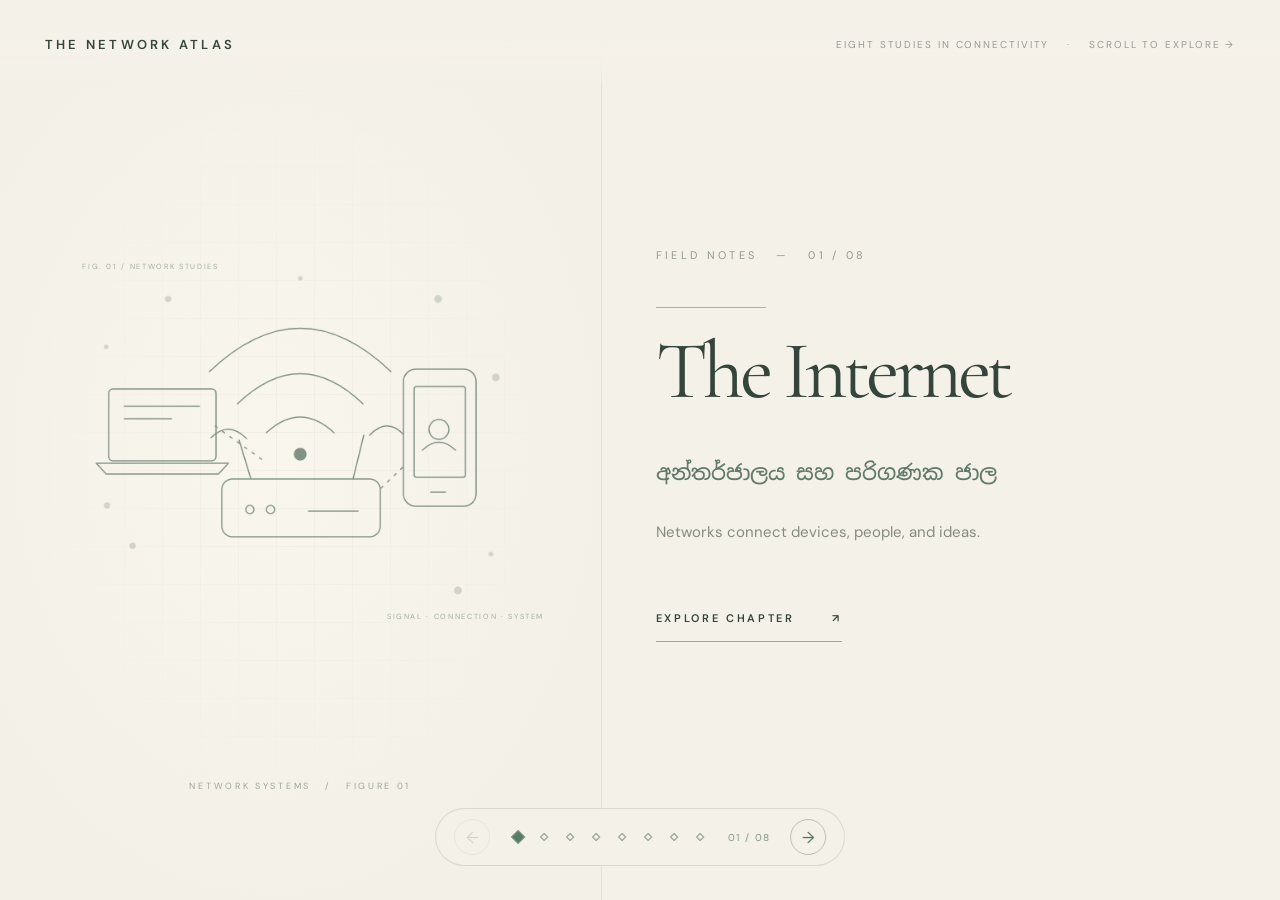
<file: index.html>
<!doctype html><html lang="si"><head><meta charset="utf-8"><meta name="viewport" content="width=device-width,initial-scale=1"><meta name="theme-color" content="#f4f1e9"><title>The Network Atlas | Chapters 1–8</title><link rel="icon" href="favicon.ico" sizes="any"><link rel="icon" type="image/png" href="favicon.png"><link rel="preconnect" href="https://fonts.googleapis.com"><link rel="stylesheet" href="https://fonts.googleapis.com/css2?family=Cormorant+Garamond:wght@400;500&family=DM+Sans:wght@400;500;600&family=Noto+Sans+Sinhala:wght@400;500;600;700&display=swap"><link rel="stylesheet" href="assets/home-stable.css"></head><body>
<header class="sitehead"><a href="index.html" class="wordmark">THE NETWORK ATLAS</a><div class="headhint">EIGHT STUDIES IN CONNECTIVITY <span>·</span> SCROLL TO EXPLORE →</div></header>
<main id="slider" class="slider" tabindex="-1"><section class="panel" id="topic-1" aria-label="Chapter 1: The Internet" data-index="0">
 <div class="illustration"><div class="art-frame"><svg aria-label="Hand drawn network illustration" class="network-drawing" role="img" viewbox="0 0 640 520" xmlns="http://www.w3.org/2000/svg"><defs><filter id="rough"><feturbulence basefrequency=".014" numoctaves="2" result="noise" seed="7" type="fractalNoise"></feturbulence><fedisplacementmap in="SourceGraphic" in2="noise" scale="2"></fedisplacementmap></filter></defs><g class="sketch-lines" fill="none" filter="url(#rough)" stroke="currentColor" stroke-linecap="round" stroke-linejoin="round" stroke-width="1.5"><path d="M210 180q110-105 220 0 M244 219q76-73 152 0 M279 254q41-38 82 0"></path><circle cx="320" cy="280" fill="currentColor" r="7"></circle><rect height="70" rx="13" width="192" x="225" y="310"></rect><path d="M260 309L246 263 M384 310L397 257"></path><path d="M255 261q-22-22-43-1 M404 257q21-22 41-1"></path><circle cx="259" cy="347" r="5"></circle><circle cx="284" cy="347" r="5"></circle><path d="M330 349h60"></path><rect height="166" rx="15" width="88" x="445" y="177"></rect><rect height="110" rx="3" width="62" x="458" y="198"></rect><path d="M478 326h18"></path><circle cx="488" cy="250" r="12"></circle><path d="M468 275q20-19 40 0"></path><rect height="87" rx="5" width="130" x="88" y="201"></rect><path d="M73 291h160l-12 13H85z M107 222h91 M107 237h57"></path><path d="M217 246L276 288 M418 321L444 296" stroke-dasharray="3 8"></path><circle cx="85" cy="150" fill="currentColor" opacity=".32" r="2"></circle><circle cx="160" cy="92" fill="currentColor" opacity=".32" r="3"></circle><circle cx="487" cy="92" fill="currentColor" opacity=".32" r="4"></circle><circle cx="551" cy="401" fill="currentColor" opacity=".32" r="2"></circle><circle cx="117" cy="391" fill="currentColor" opacity=".32" r="3"></circle><circle cx="511" cy="445" fill="currentColor" opacity=".32" r="4"></circle><circle cx="320" cy="67" fill="currentColor" opacity=".32" r="2"></circle><circle cx="86" cy="342" fill="currentColor" opacity=".32" r="3"></circle><circle cx="557" cy="187" fill="currentColor" opacity=".32" r="4"></circle></g><g class="sketch-labels" fill="currentColor"><text x="56" y="56">FIG. 01 / NETWORK STUDIES</text><text x="425" y="480">SIGNAL · CONNECTION · SYSTEM</text></g></svg></div><div class="art-caption">NETWORK SYSTEMS &nbsp; / &nbsp; FIGURE 01</div></div>
 <div class="copy"><div class="eyebrow">FIELD NOTES &nbsp; — &nbsp; 01 / 08</div><div class="hairline"></div><h1>The Internet</h1><h2>අන්තර්ජාලය සහ පරිගණක ජාල</h2><p>Networks connect devices, people, and ideas.</p><a class="explore" href="chapters/chapter1.html">EXPLORE CHAPTER <span aria-hidden="true">↗</span></a></div>
 </section><section class="panel" id="topic-2" aria-label="Chapter 2: Application Layer" data-index="1">
 <div class="illustration"><div class="art-frame"><svg aria-label="Hand drawn network illustration" class="network-drawing" role="img" viewbox="0 0 640 520" xmlns="http://www.w3.org/2000/svg"><defs><filter id="rough"><feturbulence basefrequency=".014" numoctaves="2" result="noise" seed="7" type="fractalNoise"></feturbulence><fedisplacementmap in="SourceGraphic" in2="noise" scale="2"></fedisplacementmap></filter></defs><g class="sketch-lines" fill="none" filter="url(#rough)" stroke="currentColor" stroke-linecap="round" stroke-linejoin="round" stroke-width="1.5"><path d="M228 177q-38-5-31-39 5-24 34-23 5-40 53-38 39-2 53 36 48-14 67 21 17 45-29 51z"></path><rect height="87" rx="5" width="130" x="88" y="201"></rect><path d="M73 291h160l-12 13H85z M107 222h91 M107 237h57"></path><rect height="166" rx="15" width="88" x="445" y="177"></rect><rect height="110" rx="3" width="62" x="458" y="198"></rect><path d="M478 326h18"></path><circle cx="488" cy="250" r="12"></circle><path d="M468 275q20-19 40 0"></path><path d="M151 200q-45-70 77-65 M335 179q88 23 115 73" stroke-dasharray="6 9"></path><circle cx="85" cy="150" fill="currentColor" opacity=".32" r="2"></circle><circle cx="160" cy="92" fill="currentColor" opacity=".32" r="3"></circle><circle cx="487" cy="92" fill="currentColor" opacity=".32" r="4"></circle><circle cx="551" cy="401" fill="currentColor" opacity=".32" r="2"></circle><circle cx="117" cy="391" fill="currentColor" opacity=".32" r="3"></circle><circle cx="511" cy="445" fill="currentColor" opacity=".32" r="4"></circle><circle cx="320" cy="67" fill="currentColor" opacity=".32" r="2"></circle><circle cx="86" cy="342" fill="currentColor" opacity=".32" r="3"></circle><circle cx="557" cy="187" fill="currentColor" opacity=".32" r="4"></circle></g><g class="sketch-labels" fill="currentColor"><text x="56" y="56">FIG. 02 / NETWORK STUDIES</text><text x="425" y="480">SIGNAL · CONNECTION · SYSTEM</text></g></svg></div><div class="art-caption">NETWORK SYSTEMS &nbsp; / &nbsp; FIGURE 02</div></div>
 <div class="copy"><div class="eyebrow">FIELD NOTES &nbsp; — &nbsp; 02 / 08</div><div class="hairline"></div><h1>Application Layer</h1><h2>යෙදුම් ස්ථරය</h2><p>The services and protocols behind the web.</p><a class="explore" href="chapters/chapter2.html">EXPLORE CHAPTER <span aria-hidden="true">↗</span></a></div>
 </section><section class="panel" id="topic-3" aria-label="Chapter 3: Transport Layer" data-index="2">
 <div class="illustration"><div class="art-frame"><svg aria-label="Hand drawn network illustration" class="network-drawing" role="img" viewbox="0 0 640 520" xmlns="http://www.w3.org/2000/svg"><defs><filter id="rough"><feturbulence basefrequency=".014" numoctaves="2" result="noise" seed="7" type="fractalNoise"></feturbulence><fedisplacementmap in="SourceGraphic" in2="noise" scale="2"></fedisplacementmap></filter></defs><g class="sketch-lines" fill="none" filter="url(#rough)" stroke="currentColor" stroke-linecap="round" stroke-linejoin="round" stroke-width="1.5"><rect height="87" rx="5" width="130" x="88" y="201"></rect><path d="M73 291h160l-12 13H85z M107 222h91 M107 237h57"></path><rect height="166" rx="15" width="88" x="445" y="177"></rect><rect height="110" rx="3" width="62" x="458" y="198"></rect><path d="M478 326h18"></path><circle cx="488" cy="250" r="12"></circle><path d="M468 275q20-19 40 0"></path><path d="M220 252C290 130 387 136 445 248" stroke-dasharray="5 8"></path><path d="M285 179l14-20 5 23 M373 188l-2 18 22-3"></path><path d="M210 180q110-105 220 0 M244 219q76-73 152 0 M279 254q41-38 82 0"></path><circle cx="320" cy="280" fill="currentColor" r="7"></circle><circle cx="85" cy="150" fill="currentColor" opacity=".32" r="2"></circle><circle cx="160" cy="92" fill="currentColor" opacity=".32" r="3"></circle><circle cx="487" cy="92" fill="currentColor" opacity=".32" r="4"></circle><circle cx="551" cy="401" fill="currentColor" opacity=".32" r="2"></circle><circle cx="117" cy="391" fill="currentColor" opacity=".32" r="3"></circle><circle cx="511" cy="445" fill="currentColor" opacity=".32" r="4"></circle><circle cx="320" cy="67" fill="currentColor" opacity=".32" r="2"></circle><circle cx="86" cy="342" fill="currentColor" opacity=".32" r="3"></circle><circle cx="557" cy="187" fill="currentColor" opacity=".32" r="4"></circle></g><g class="sketch-labels" fill="currentColor"><text x="56" y="56">FIG. 03 / NETWORK STUDIES</text><text x="425" y="480">SIGNAL · CONNECTION · SYSTEM</text></g></svg></div><div class="art-caption">NETWORK SYSTEMS &nbsp; / &nbsp; FIGURE 03</div></div>
 <div class="copy"><div class="eyebrow">FIELD NOTES &nbsp; — &nbsp; 03 / 08</div><div class="hairline"></div><h1>Transport Layer</h1><h2>ප්‍රවාහන ස්ථරය</h2><p>Reliable communication from end to end.</p><a class="explore" href="chapters/chapter3.html">EXPLORE CHAPTER <span aria-hidden="true">↗</span></a></div>
 </section><section class="panel" id="topic-4" aria-label="Chapter 4: Network Layer · Data Plane" data-index="3">
 <div class="illustration"><div class="art-frame"><svg aria-label="Hand drawn network illustration" class="network-drawing" role="img" viewbox="0 0 640 520" xmlns="http://www.w3.org/2000/svg"><defs><filter id="rough"><feturbulence basefrequency=".014" numoctaves="2" result="noise" seed="7" type="fractalNoise"></feturbulence><fedisplacementmap in="SourceGraphic" in2="noise" scale="2"></fedisplacementmap></filter></defs><g class="sketch-lines" fill="none" filter="url(#rough)" stroke="currentColor" stroke-linecap="round" stroke-linejoin="round" stroke-width="1.5"><rect height="70" rx="13" width="192" x="225" y="310"></rect><path d="M260 309L246 263 M384 310L397 257"></path><path d="M255 261q-22-22-43-1 M404 257q21-22 41-1"></path><circle cx="259" cy="347" r="5"></circle><circle cx="284" cy="347" r="5"></circle><path d="M330 349h60"></path><rect height="87" rx="5" width="130" x="88" y="201"></rect><path d="M73 291h160l-12 13H85z M107 222h91 M107 237h57"></path><rect height="166" rx="15" width="88" x="445" y="177"></rect><rect height="110" rx="3" width="62" x="458" y="198"></rect><path d="M478 326h18"></path><circle cx="488" cy="250" r="12"></circle><path d="M468 275q20-19 40 0"></path><path d="M215 248l71 60 M414 326l31-48 M321 309v-96" stroke-dasharray="4 9"></path><circle cx="323" cy="202" r="19"></circle><circle cx="85" cy="150" fill="currentColor" opacity=".32" r="2"></circle><circle cx="160" cy="92" fill="currentColor" opacity=".32" r="3"></circle><circle cx="487" cy="92" fill="currentColor" opacity=".32" r="4"></circle><circle cx="551" cy="401" fill="currentColor" opacity=".32" r="2"></circle><circle cx="117" cy="391" fill="currentColor" opacity=".32" r="3"></circle><circle cx="511" cy="445" fill="currentColor" opacity=".32" r="4"></circle><circle cx="320" cy="67" fill="currentColor" opacity=".32" r="2"></circle><circle cx="86" cy="342" fill="currentColor" opacity=".32" r="3"></circle><circle cx="557" cy="187" fill="currentColor" opacity=".32" r="4"></circle></g><g class="sketch-labels" fill="currentColor"><text x="56" y="56">FIG. 04 / NETWORK STUDIES</text><text x="425" y="480">SIGNAL · CONNECTION · SYSTEM</text></g></svg></div><div class="art-caption">NETWORK SYSTEMS &nbsp; / &nbsp; FIGURE 04</div></div>
 <div class="copy"><div class="eyebrow">FIELD NOTES &nbsp; — &nbsp; 04 / 08</div><div class="hairline"></div><h1>Network Layer · Data Plane</h1><h2>ජාල ස්ථරය — දත්ත තලය</h2><p>Where packets go and how routers forward them.</p><a class="explore" href="chapters/chapter4.html">EXPLORE CHAPTER <span aria-hidden="true">↗</span></a></div>
 </section><section class="panel" id="topic-5" aria-label="Chapter 5: Network Layer · Control Plane" data-index="4">
 <div class="illustration"><div class="art-frame"><svg aria-label="Hand drawn network illustration" class="network-drawing" role="img" viewbox="0 0 640 520" xmlns="http://www.w3.org/2000/svg"><defs><filter id="rough"><feturbulence basefrequency=".014" numoctaves="2" result="noise" seed="7" type="fractalNoise"></feturbulence><fedisplacementmap in="SourceGraphic" in2="noise" scale="2"></fedisplacementmap></filter></defs><g class="sketch-lines" fill="none" filter="url(#rough)" stroke="currentColor" stroke-linecap="round" stroke-linejoin="round" stroke-width="1.5"><rect height="70" rx="13" width="192" x="225" y="310"></rect><path d="M260 309L246 263 M384 310L397 257"></path><path d="M255 261q-22-22-43-1 M404 257q21-22 41-1"></path><circle cx="259" cy="347" r="5"></circle><circle cx="284" cy="347" r="5"></circle><path d="M330 349h60"></path><circle cx="130" cy="169" r="48"></circle><circle cx="506" cy="172" r="48"></circle><path d="M130 217L256 312 M506 220L393 310 M178 169h280" stroke-dasharray="5 9"></path><circle cx="130" cy="169" r="10"></circle><circle cx="506" cy="172" r="10"></circle><circle cx="85" cy="150" fill="currentColor" opacity=".32" r="2"></circle><circle cx="160" cy="92" fill="currentColor" opacity=".32" r="3"></circle><circle cx="487" cy="92" fill="currentColor" opacity=".32" r="4"></circle><circle cx="551" cy="401" fill="currentColor" opacity=".32" r="2"></circle><circle cx="117" cy="391" fill="currentColor" opacity=".32" r="3"></circle><circle cx="511" cy="445" fill="currentColor" opacity=".32" r="4"></circle><circle cx="320" cy="67" fill="currentColor" opacity=".32" r="2"></circle><circle cx="86" cy="342" fill="currentColor" opacity=".32" r="3"></circle><circle cx="557" cy="187" fill="currentColor" opacity=".32" r="4"></circle></g><g class="sketch-labels" fill="currentColor"><text x="56" y="56">FIG. 05 / NETWORK STUDIES</text><text x="425" y="480">SIGNAL · CONNECTION · SYSTEM</text></g></svg></div><div class="art-caption">NETWORK SYSTEMS &nbsp; / &nbsp; FIGURE 05</div></div>
 <div class="copy"><div class="eyebrow">FIELD NOTES &nbsp; — &nbsp; 05 / 08</div><div class="hairline"></div><h1>Network Layer · Control Plane</h1><h2>ජාල ස්ථරය — පාලන තලය</h2><p>How networks discover their way.</p><a class="explore" href="chapters/chapter5.html">EXPLORE CHAPTER <span aria-hidden="true">↗</span></a></div>
 </section><section class="panel" id="topic-6" aria-label="Chapter 6: Link Layer &amp; LANs" data-index="5">
 <div class="illustration"><div class="art-frame"><svg aria-label="Hand drawn network illustration" class="network-drawing" role="img" viewbox="0 0 640 520" xmlns="http://www.w3.org/2000/svg"><defs><filter id="rough"><feturbulence basefrequency=".014" numoctaves="2" result="noise" seed="7" type="fractalNoise"></feturbulence><fedisplacementmap in="SourceGraphic" in2="noise" scale="2"></fedisplacementmap></filter></defs><g class="sketch-lines" fill="none" filter="url(#rough)" stroke="currentColor" stroke-linecap="round" stroke-linejoin="round" stroke-width="1.5"><rect height="70" rx="13" width="192" x="225" y="310"></rect><path d="M260 309L246 263 M384 310L397 257"></path><path d="M255 261q-22-22-43-1 M404 257q21-22 41-1"></path><circle cx="259" cy="347" r="5"></circle><circle cx="284" cy="347" r="5"></circle><path d="M330 349h60"></path><rect height="87" rx="5" width="130" x="88" y="201"></rect><path d="M73 291h160l-12 13H85z M107 222h91 M107 237h57"></path><path d="M217 265l70 45" stroke-dasharray="4 8"></path><rect height="166" rx="15" width="88" x="445" y="177"></rect><rect height="110" rx="3" width="62" x="458" y="198"></rect><path d="M478 326h18"></path><circle cx="488" cy="250" r="12"></circle><path d="M468 275q20-19 40 0"></path><circle cx="85" cy="150" fill="currentColor" opacity=".32" r="2"></circle><circle cx="160" cy="92" fill="currentColor" opacity=".32" r="3"></circle><circle cx="487" cy="92" fill="currentColor" opacity=".32" r="4"></circle><circle cx="551" cy="401" fill="currentColor" opacity=".32" r="2"></circle><circle cx="117" cy="391" fill="currentColor" opacity=".32" r="3"></circle><circle cx="511" cy="445" fill="currentColor" opacity=".32" r="4"></circle><circle cx="320" cy="67" fill="currentColor" opacity=".32" r="2"></circle><circle cx="86" cy="342" fill="currentColor" opacity=".32" r="3"></circle><circle cx="557" cy="187" fill="currentColor" opacity=".32" r="4"></circle></g><g class="sketch-labels" fill="currentColor"><text x="56" y="56">FIG. 06 / NETWORK STUDIES</text><text x="425" y="480">SIGNAL · CONNECTION · SYSTEM</text></g></svg></div><div class="art-caption">NETWORK SYSTEMS &nbsp; / &nbsp; FIGURE 06</div></div>
 <div class="copy"><div class="eyebrow">FIELD NOTES &nbsp; — &nbsp; 06 / 08</div><div class="hairline"></div><h1>Link Layer &amp; LANs</h1><h2>සබැඳි ස්ථරය සහ LAN</h2><p>The connection between neighbouring devices.</p><a class="explore" href="chapters/chapter6.html">EXPLORE CHAPTER <span aria-hidden="true">↗</span></a></div>
 </section><section class="panel" id="topic-7" aria-label="Chapter 7: Wireless &amp; Mobile" data-index="6">
 <div class="illustration"><div class="art-frame"><svg aria-label="Hand drawn network illustration" class="network-drawing" role="img" viewbox="0 0 640 520" xmlns="http://www.w3.org/2000/svg"><defs><filter id="rough"><feturbulence basefrequency=".014" numoctaves="2" result="noise" seed="7" type="fractalNoise"></feturbulence><fedisplacementmap in="SourceGraphic" in2="noise" scale="2"></fedisplacementmap></filter></defs><g class="sketch-lines" fill="none" filter="url(#rough)" stroke="currentColor" stroke-linecap="round" stroke-linejoin="round" stroke-width="1.5"><path d="M210 180q110-105 220 0 M244 219q76-73 152 0 M279 254q41-38 82 0"></path><circle cx="320" cy="280" fill="currentColor" r="7"></circle><rect height="166" rx="15" width="88" x="445" y="177"></rect><rect height="110" rx="3" width="62" x="458" y="198"></rect><path d="M478 326h18"></path><circle cx="488" cy="250" r="12"></circle><path d="M468 275q20-19 40 0"></path><path d="M320 289v60 M320 350h-100 M320 350h100" stroke-dasharray="5 7"></path><circle cx="219" cy="350" r="10"></circle><circle cx="422" cy="350" r="10"></circle><circle cx="85" cy="150" fill="currentColor" opacity=".32" r="2"></circle><circle cx="160" cy="92" fill="currentColor" opacity=".32" r="3"></circle><circle cx="487" cy="92" fill="currentColor" opacity=".32" r="4"></circle><circle cx="551" cy="401" fill="currentColor" opacity=".32" r="2"></circle><circle cx="117" cy="391" fill="currentColor" opacity=".32" r="3"></circle><circle cx="511" cy="445" fill="currentColor" opacity=".32" r="4"></circle><circle cx="320" cy="67" fill="currentColor" opacity=".32" r="2"></circle><circle cx="86" cy="342" fill="currentColor" opacity=".32" r="3"></circle><circle cx="557" cy="187" fill="currentColor" opacity=".32" r="4"></circle></g><g class="sketch-labels" fill="currentColor"><text x="56" y="56">FIG. 07 / NETWORK STUDIES</text><text x="425" y="480">SIGNAL · CONNECTION · SYSTEM</text></g></svg></div><div class="art-caption">NETWORK SYSTEMS &nbsp; / &nbsp; FIGURE 07</div></div>
 <div class="copy"><div class="eyebrow">FIELD NOTES &nbsp; — &nbsp; 07 / 08</div><div class="hairline"></div><h1>Wireless &amp; Mobile</h1><h2>රැහැන් රහිත සහ ජංගම ජාල</h2><p>Invisible signals, moving devices.</p><a class="explore" href="chapters/chapter7.html">EXPLORE CHAPTER <span aria-hidden="true">↗</span></a></div>
 </section><section class="panel" id="topic-8" aria-label="Chapter 8: Network Security" data-index="7">
 <div class="illustration"><div class="art-frame"><svg aria-label="Hand drawn network illustration" class="network-drawing" role="img" viewbox="0 0 640 520" xmlns="http://www.w3.org/2000/svg"><defs><filter id="rough"><feturbulence basefrequency=".014" numoctaves="2" result="noise" seed="7" type="fractalNoise"></feturbulence><fedisplacementmap in="SourceGraphic" in2="noise" scale="2"></fedisplacementmap></filter></defs><g class="sketch-lines" fill="none" filter="url(#rough)" stroke="currentColor" stroke-linecap="round" stroke-linejoin="round" stroke-width="1.5"><rect height="113" rx="11" width="112" x="268" y="206"></rect><path d="M291 206v-23a33 33 0 0166 0v23"></path><circle cx="324" cy="256" r="10"></circle><path d="M324 266v23"></path><path d="M184 255h82 M380 255h80 M324 317v70" stroke-dasharray="5 8"></path><circle cx="170" cy="255" r="15"></circle><circle cx="472" cy="255" r="15"></circle><path d="M210 180q110-105 220 0 M244 219q76-73 152 0 M279 254q41-38 82 0"></path><circle cx="320" cy="280" fill="currentColor" r="7"></circle><circle cx="85" cy="150" fill="currentColor" opacity=".32" r="2"></circle><circle cx="160" cy="92" fill="currentColor" opacity=".32" r="3"></circle><circle cx="487" cy="92" fill="currentColor" opacity=".32" r="4"></circle><circle cx="551" cy="401" fill="currentColor" opacity=".32" r="2"></circle><circle cx="117" cy="391" fill="currentColor" opacity=".32" r="3"></circle><circle cx="511" cy="445" fill="currentColor" opacity=".32" r="4"></circle><circle cx="320" cy="67" fill="currentColor" opacity=".32" r="2"></circle><circle cx="86" cy="342" fill="currentColor" opacity=".32" r="3"></circle><circle cx="557" cy="187" fill="currentColor" opacity=".32" r="4"></circle></g><g class="sketch-labels" fill="currentColor"><text x="56" y="56">FIG. 08 / NETWORK STUDIES</text><text x="425" y="480">SIGNAL · CONNECTION · SYSTEM</text></g></svg></div><div class="art-caption">NETWORK SYSTEMS &nbsp; / &nbsp; FIGURE 08</div></div>
 <div class="copy"><div class="eyebrow">FIELD NOTES &nbsp; — &nbsp; 08 / 08</div><div class="hairline"></div><h1>Network Security</h1><h2>ජාල ආරක්ෂාව</h2><p>Trust, privacy, and secure connections.</p><a class="explore" href="chapters/chapter8.html">EXPLORE CHAPTER <span aria-hidden="true">↗</span></a></div>
 </section></main>
<nav class="controls" aria-label="Chapter navigation"><button class="arrow" id="prev" aria-label="Previous chapter">←</button><div class="dots"><button class="dot" type="button" data-goto="0" aria-label="Go to chapter 1" title="Chapter 1"><span></span></button><button class="dot" type="button" data-goto="1" aria-label="Go to chapter 2" title="Chapter 2"><span></span></button><button class="dot" type="button" data-goto="2" aria-label="Go to chapter 3" title="Chapter 3"><span></span></button><button class="dot" type="button" data-goto="3" aria-label="Go to chapter 4" title="Chapter 4"><span></span></button><button class="dot" type="button" data-goto="4" aria-label="Go to chapter 5" title="Chapter 5"><span></span></button><button class="dot" type="button" data-goto="5" aria-label="Go to chapter 6" title="Chapter 6"><span></span></button><button class="dot" type="button" data-goto="6" aria-label="Go to chapter 7" title="Chapter 7"><span></span></button><button class="dot" type="button" data-goto="7" aria-label="Go to chapter 8" title="Chapter 8"><span></span></button></div><div class="count" id="count">01 / 08</div><button class="arrow" id="next" aria-label="Next chapter">→</button></nav>
<div class="screenreader" aria-live="polite" id="announcement"></div><script src="assets/home-stable.js" defer></script></body></html>
</file>
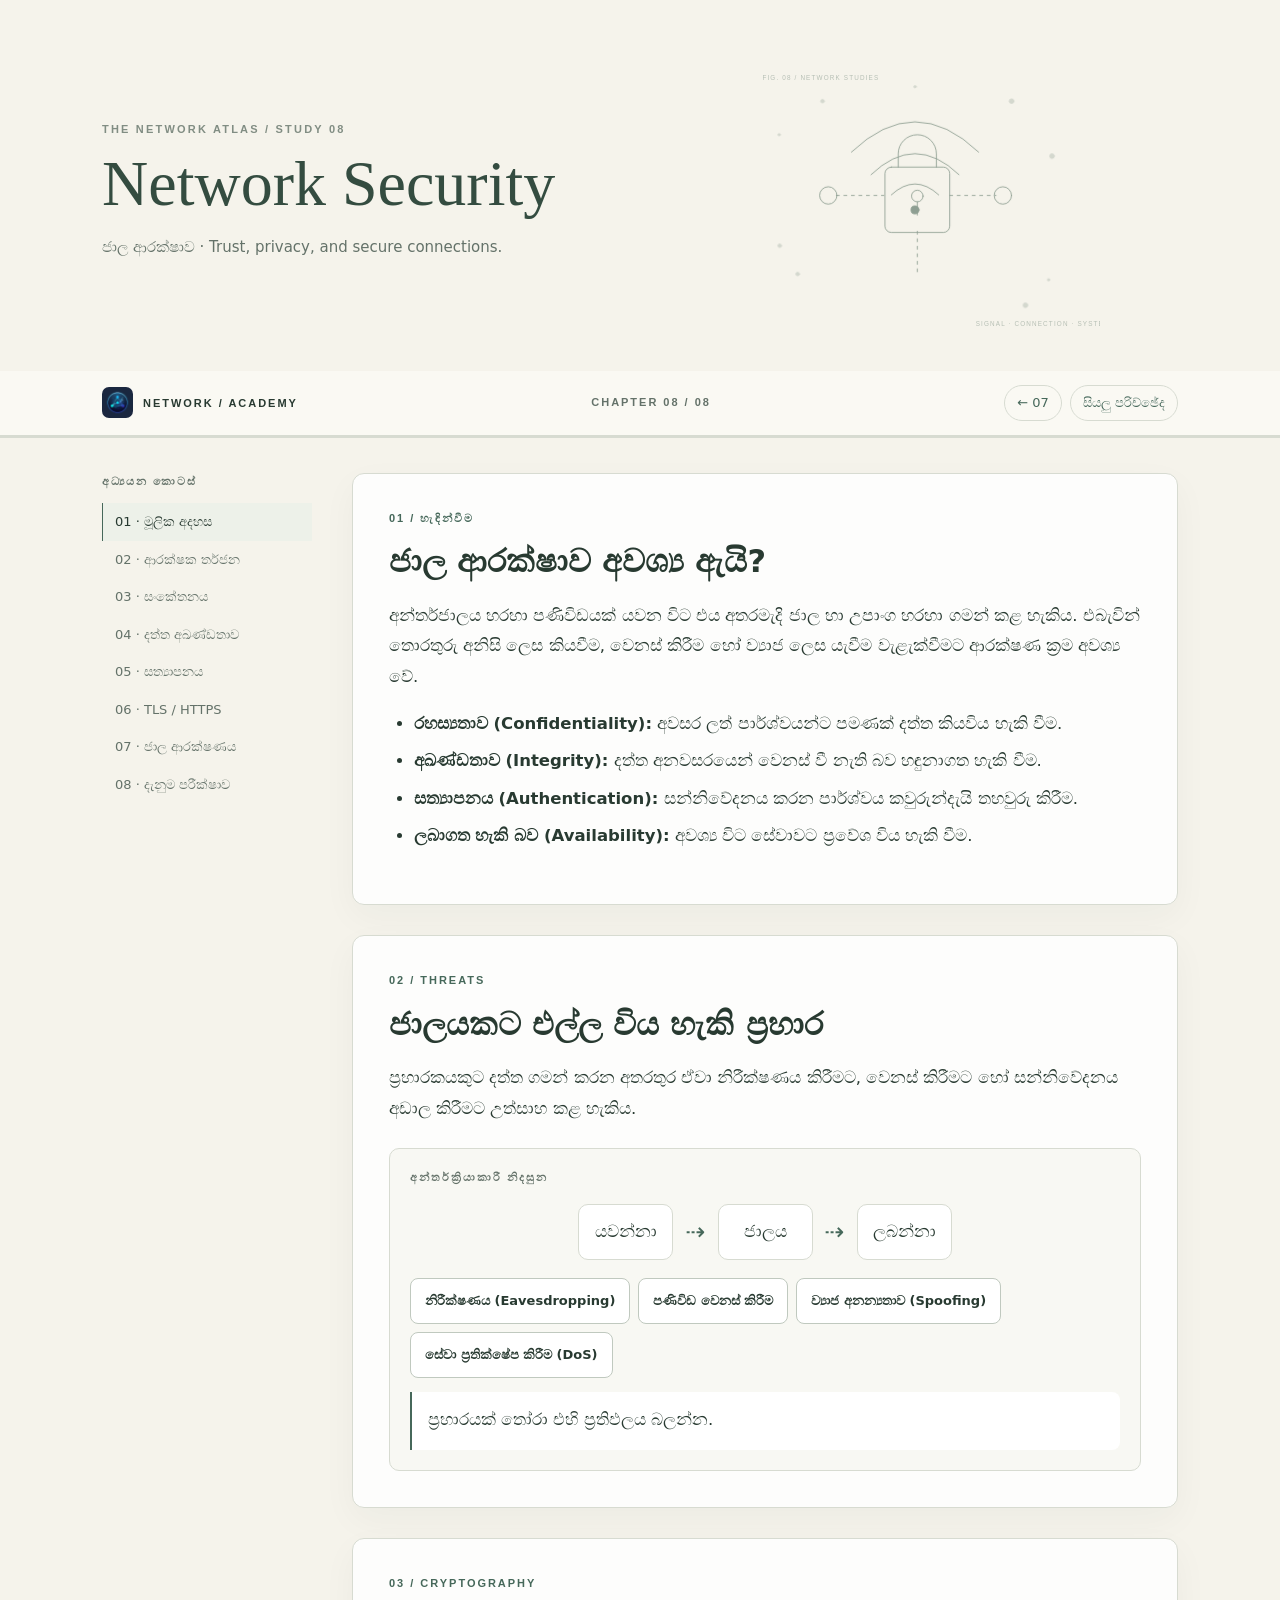
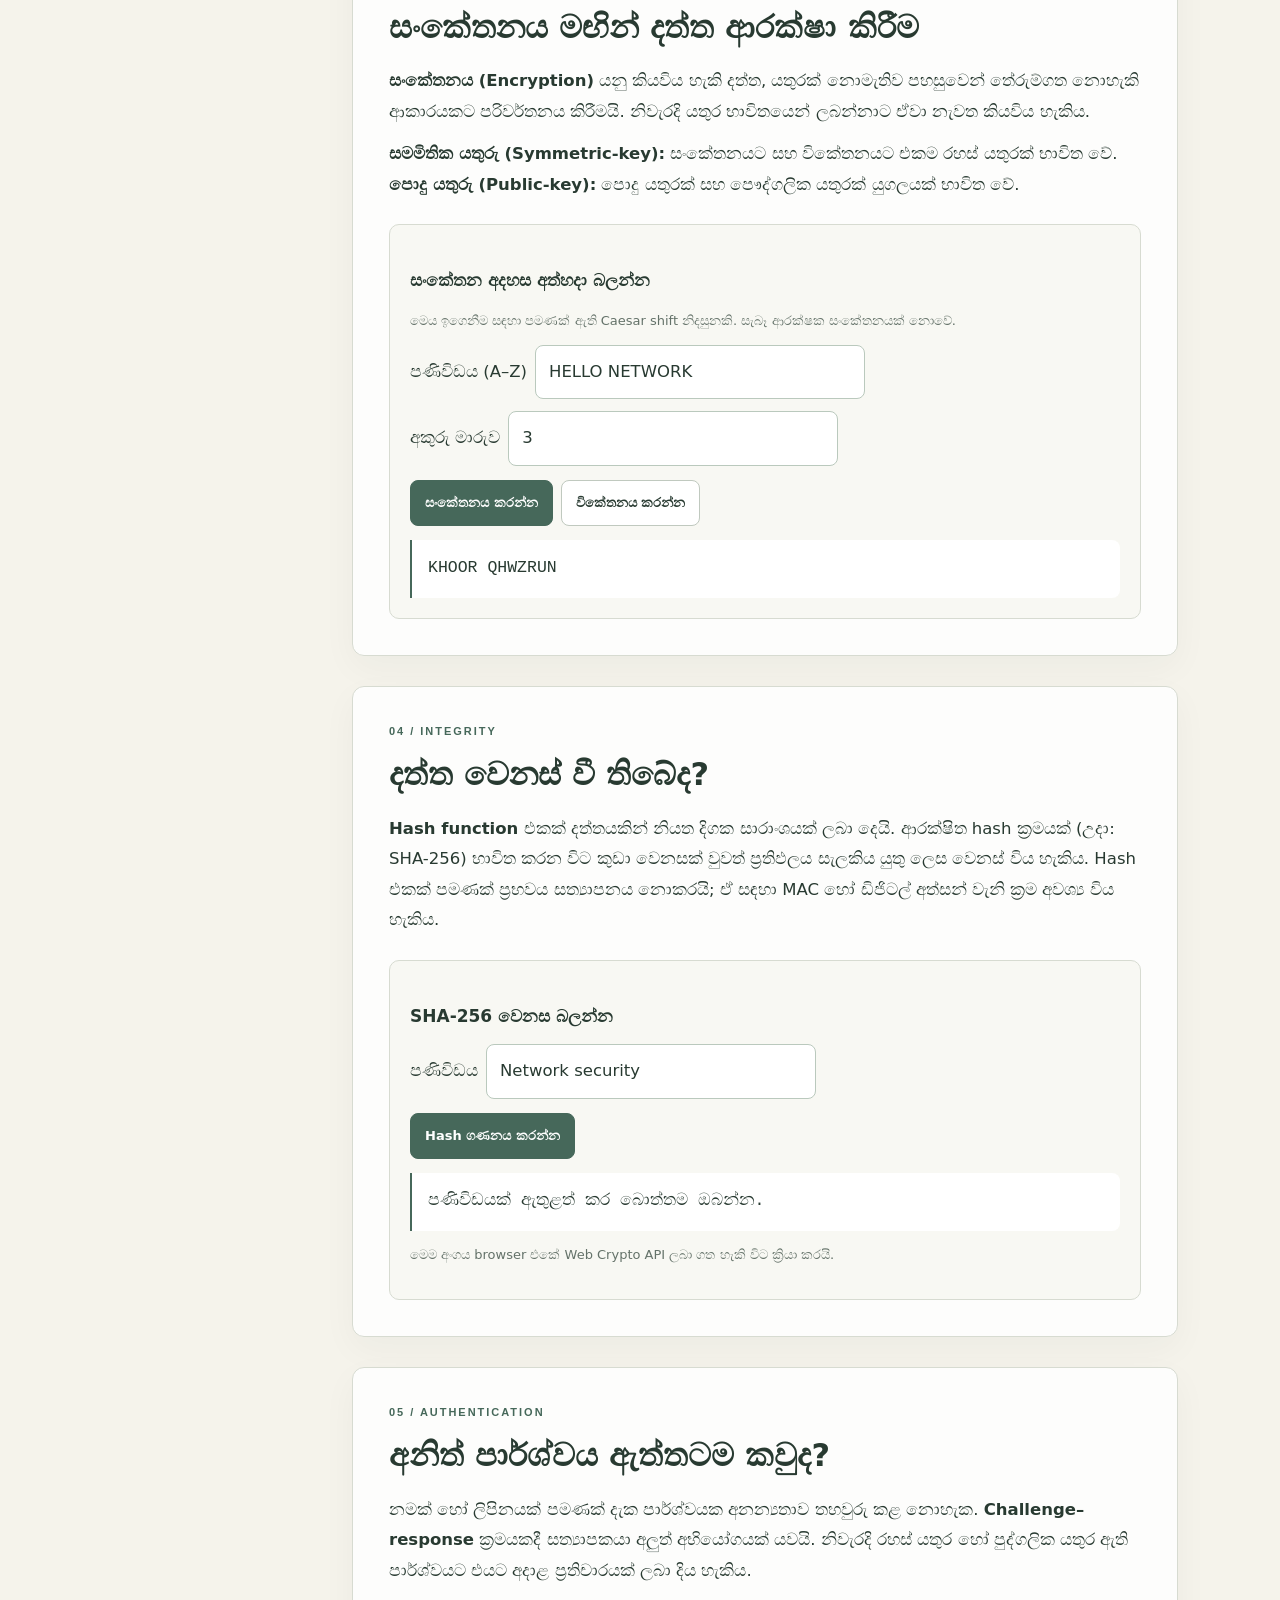
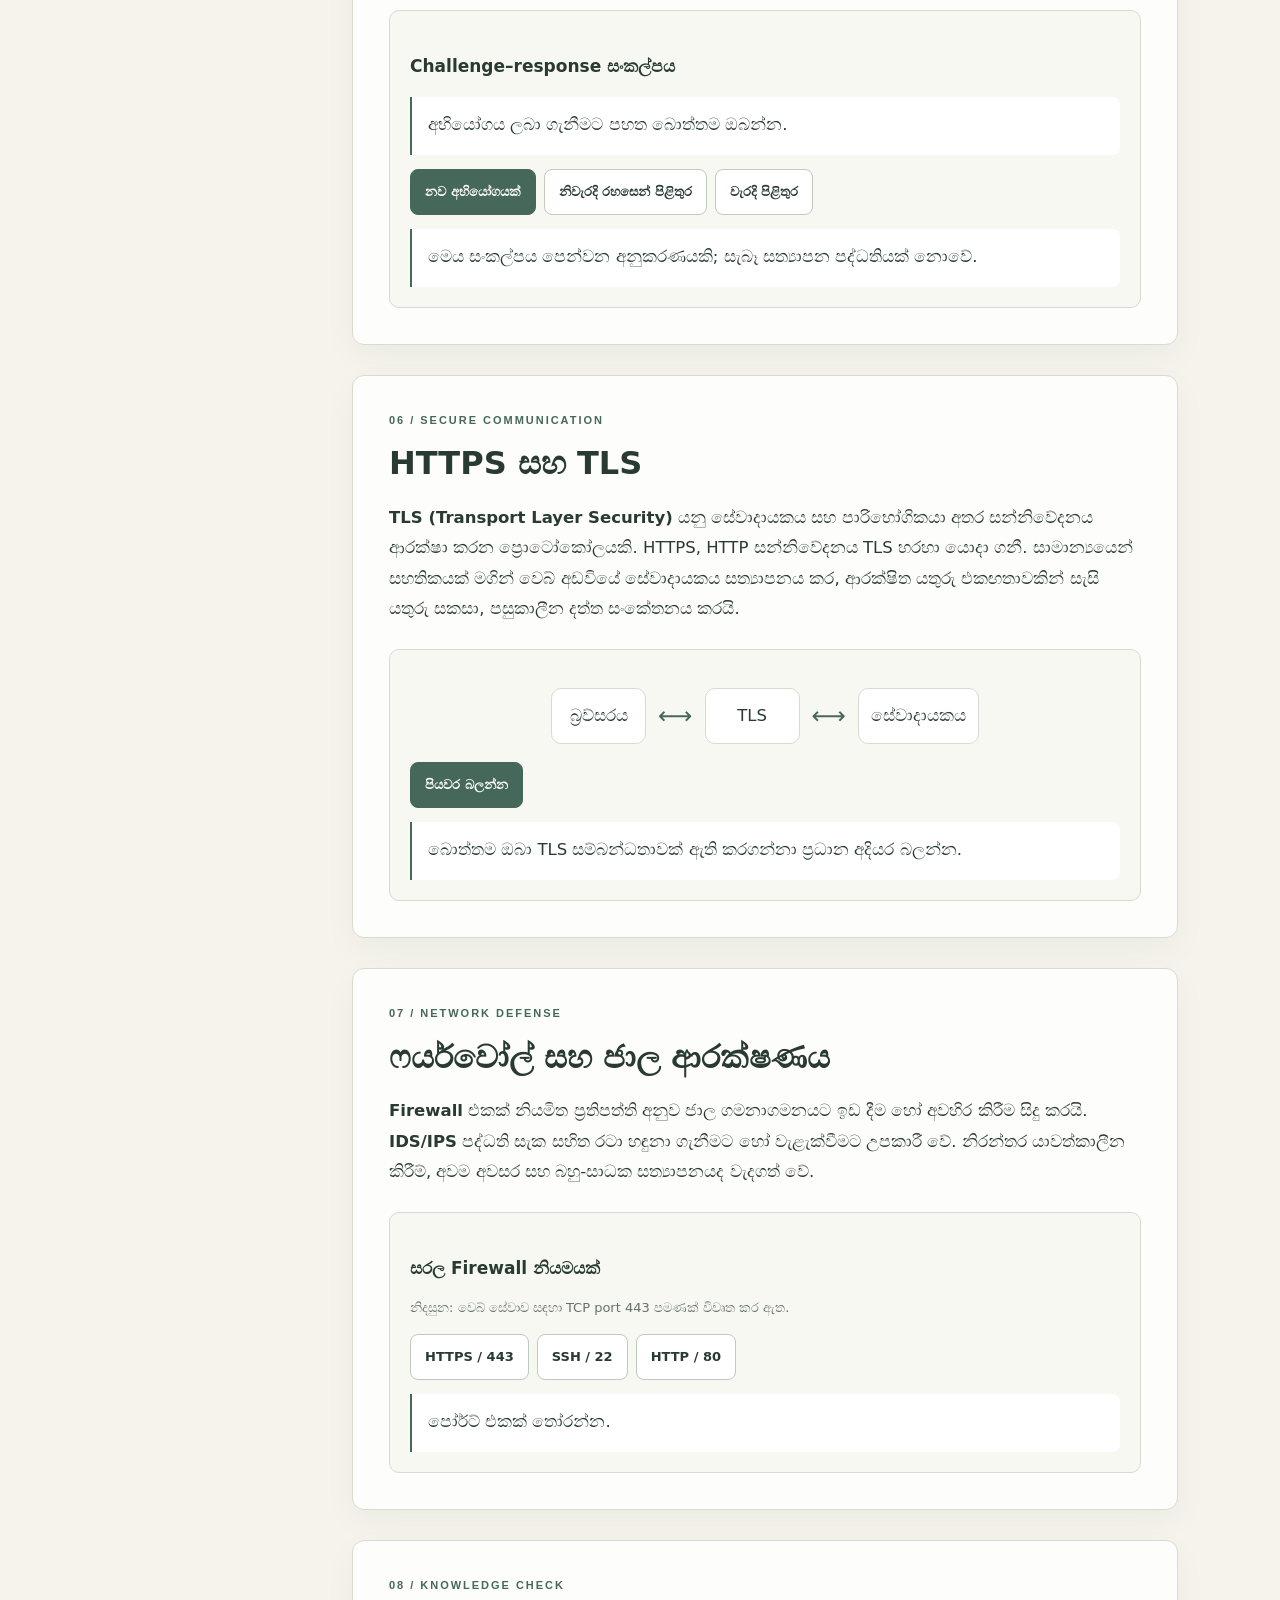
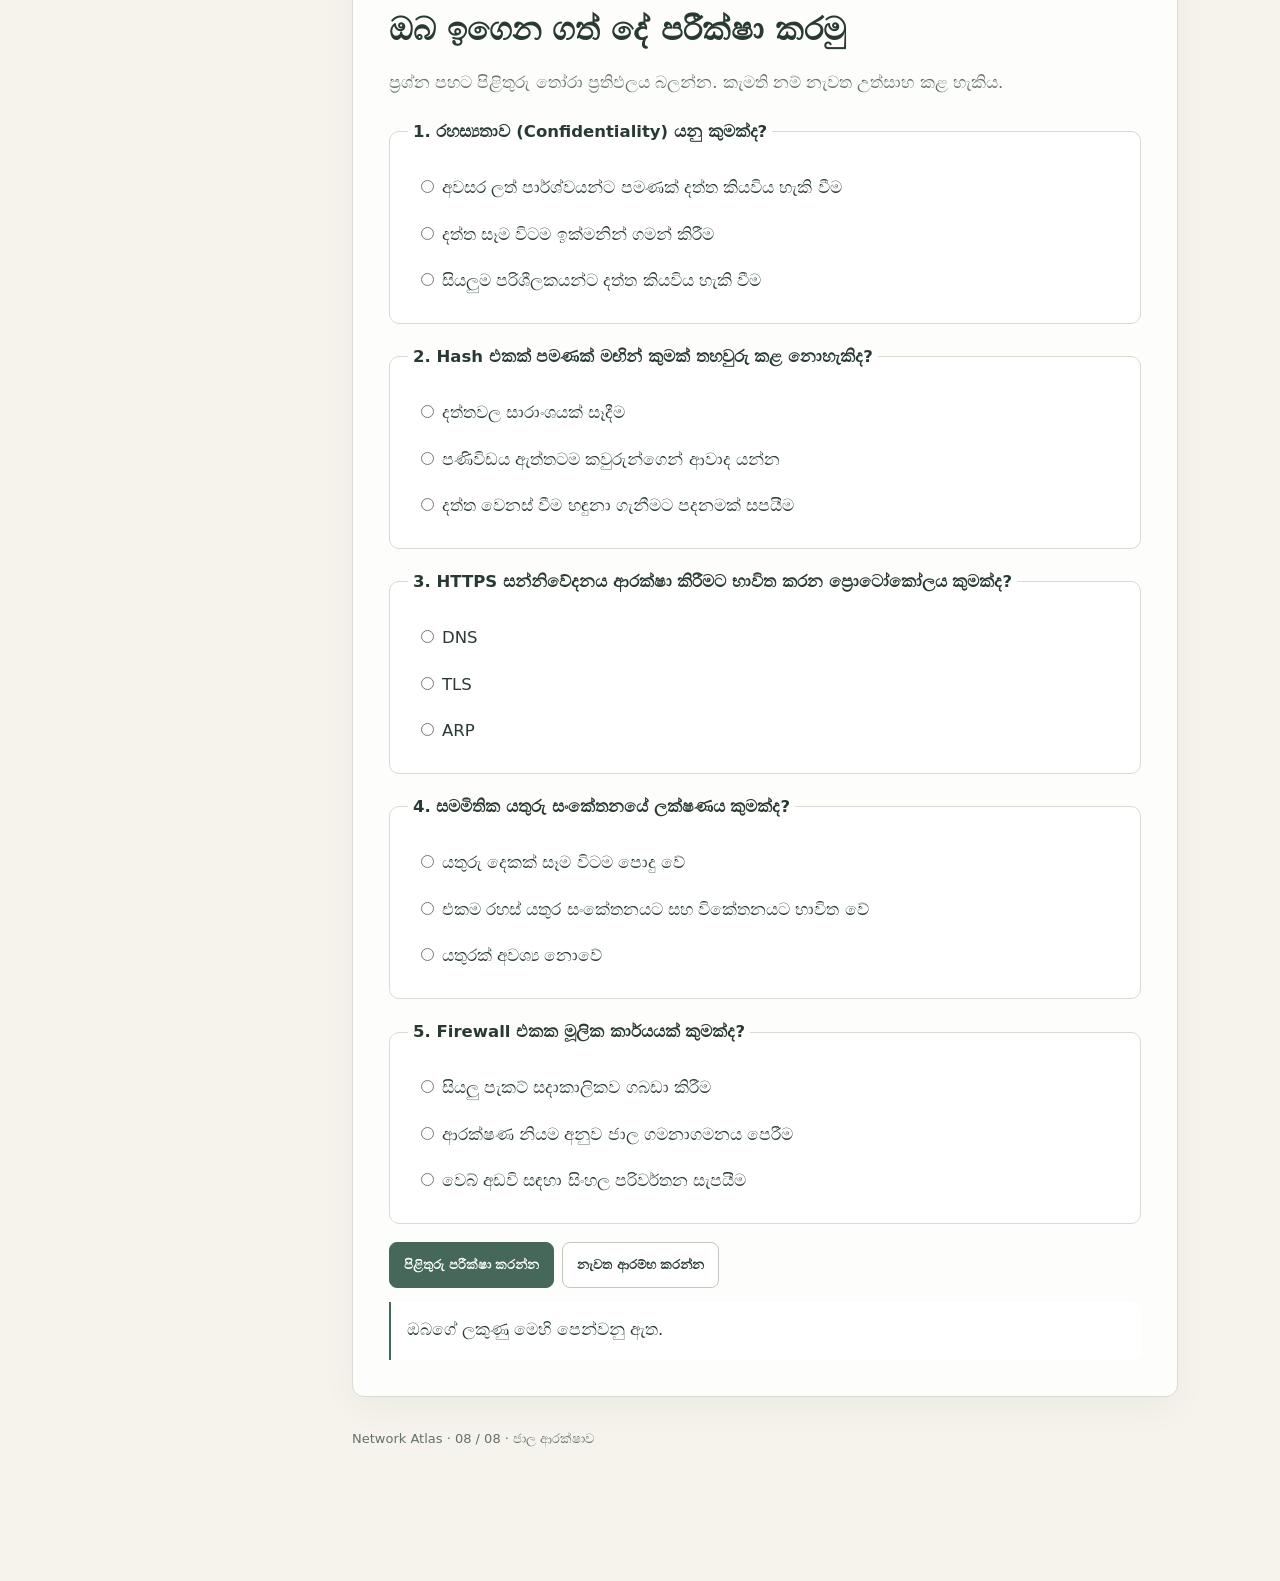
<file: chapters/chapter8.html>
<!DOCTYPE html>

<html lang="si"><head><meta charset="utf-8"/><meta content="width=device-width, initial-scale=1" name="viewport"/><meta content="#f5f4ee" name="theme-color"/><title>පරිච්ඡේදය 08 · ජාල ආරක්ෂාව | Network Atlas</title><link rel="icon" type="image/png" href="[data-uri]">
<style>
:root{--bg:#f5f3eb;--card:#fffefa;--ink:#283a31;--muted:#647269;--line:#d7dbd1;--accent:#46685a;--soft:#edf1e9;--orange:#a78264;--danger:#b45e54;--shadow:0 12px 35px rgba(34,55,42,.04)}
*{box-sizing:border-box}html{scroll-behavior:smooth}body{margin:0;background:var(--bg);color:var(--ink);font:16.5px/1.85 'Noto Sans Sinhala','DM Sans',system-ui,sans-serif}a{color:var(--accent)}button,input{font:inherit}button{cursor:pointer}button:focus-visible,a:focus-visible,input:focus-visible{outline:2px solid var(--accent);outline-offset:3px}
header{position:sticky;top:0;z-index:50;background:rgba(250,249,244,.94);backdrop-filter:blur(18px);border-bottom:1px solid var(--line)}.header{max-width:1120px;margin:auto;display:flex;align-items:center;justify-content:space-between;gap:14px;padding:14px 22px}.brand{text-transform:uppercase;letter-spacing:.18em;font:700 11px 'DM Sans',sans-serif;text-decoration:none;color:var(--ink)}.links{display:flex;flex-wrap:wrap;gap:8px}.links a{font-size:13px;border:1px solid var(--line);padding:5px 12px;border-radius:99px;text-decoration:none}.links a:hover{background:var(--soft)}.progress{height:2px;background:var(--line)}.progress>div{width:0;height:100%;background:var(--accent);transition:width .2s}
.layout{max-width:1120px;margin:auto;display:grid;grid-template-columns:210px minmax(0,1fr);gap:40px;padding:35px 22px 100px}nav{position:sticky;top:100px;align-self:start}nav .eyebrow{margin:0 0 14px}nav a{display:block;border-left:1px solid transparent;color:var(--muted);padding:9px 12px;text-decoration:none;font-size:13px;line-height:1.5}nav a:hover,nav a.active{border-color:var(--accent);background:var(--soft);color:var(--ink)}.eyebrow,.step{font:600 11px/1.5 'DM Sans','Noto Sans Sinhala',sans-serif;text-transform:uppercase;letter-spacing:.18em;color:var(--muted)}
.hero{min-height:260px;display:grid;grid-template-columns:1.15fr .85fr;align-items:center;gap:24px;padding:25px 0 40px}.hero h1{font-family:'Cormorant Garamond','Noto Sans Sinhala',serif;font-size:clamp(36px,5vw,62px);line-height:1.25;margin:12px 0 18px;font-weight:500}.hero h1 span{font-weight:400}.hero p{max-width:59ch}.hero .lead{font-size:17px;color:var(--muted)}.art{width:100%;max-width:340px;justify-self:end}.art .pulse{transform-origin:50% 50%;animation:pulse 3.2s ease-in-out infinite}.art .dash{stroke-dasharray:7 12;animation:dash 18s linear infinite}.art .drift{animation:drift 5s ease-in-out infinite alternate}@keyframes pulse{50%{opacity:.42;transform:scale(1.12)}}@keyframes dash{to{stroke-dashoffset:-190}}@keyframes drift{to{transform:translateY(-9px)}}
section.lesson{scroll-margin-top:90px;margin:0 0 30px;background:rgba(255,255,255,.85);border:1px solid var(--line);border-radius:12px;padding:clamp(20px,3.5vw,36px);box-shadow:var(--shadow)}.step{color:var(--accent)}h2{font-size:clamp(23px,3vw,32px);line-height:1.45;font-weight:600;margin:12px 0 16px}h3{font-size:17px;margin:20px 0 10px}p{margin:12px 0}ul{padding-left:1.5em}li{margin-bottom:7px}.muted{color:var(--muted)}.sim{background:#f8f8f3;border:1px solid var(--line);padding:20px;border-radius:10px;margin-top:24px}.buttons{display:flex;flex-wrap:wrap;gap:8px;margin:14px 0}.btn{border:1px solid #c0c9bf;background:#fff;color:var(--ink);border-radius:8px;padding:10px 14px;font-size:13px;font-weight:600;transition:background .2s,border .2s}.btn:hover{border-color:var(--accent);background:var(--soft)}.btn[aria-pressed=true],.btn.primary{background:var(--accent);color:#fff;border-color:var(--accent)}.out{border-left:2px solid var(--accent);background:#fff;padding:13px 16px;min-height:58px;margin:14px 0 0;border-radius:0 8px 8px 0;overflow-wrap:anywhere}.flow{display:flex;align-items:center;justify-content:center;gap:12px;flex-wrap:wrap;margin:18px 0}.node{min-width:95px;text-align:center;border:1px solid var(--line);background:white;padding:12px;border-radius:10px}.arrow{font-size:24px;color:var(--accent)}.pill{display:inline-block;font:600 12px ui-monospace,monospace;background:var(--soft);padding:3px 9px;border-radius:6px}.field{display:flex;gap:8px;flex-wrap:wrap;align-items:center;margin:12px 0}input[type=text],input[type=number]{width:min(100%,330px);border:1px solid #bac9bd;padding:11px 13px;border-radius:8px;background:white;color:var(--ink)}.result{font-family:ui-monospace,monospace;overflow-wrap:anywhere}.q{margin:18px 0;padding:18px;border:1px solid var(--line);border-radius:10px;background:#fff}.q legend{font-weight:600;padding:0 5px}.q label{display:block;padding:8px;border-radius:7px;cursor:pointer}.q label:hover{background:var(--soft)}.q input{accent-color:var(--accent);margin-right:8px}.feedback{font-weight:600}.good{color:#226b4b}.bad{color:#a14539}.note{font-size:13px;color:var(--muted)}footer{font-size:13px;color:var(--muted);margin:30px 0}.reveal{opacity:1}.sr{position:absolute;width:1px;height:1px;overflow:hidden;clip:rect(0,0,0,0)}
/* Original hand-drawn Fable chapter banner styling */
.fable-chapter-banner{max-width:1120px;margin:0 auto;min-height:340px;padding:48px 22px 22px;display:grid;grid-template-columns:1fr 1fr;gap:24px;align-items:center;position:relative}.fable-info{z-index:1}.fable-kicker{font:600 11px 'DM Sans',sans-serif;letter-spacing:.2em;color:#818d83}.fable-info h1{font-family:'Cormorant Garamond','Noto Sans Sinhala',serif;font-weight:500;font-size:clamp(42px,5vw,74px);line-height:1.04;margin:16px 0;color:#344c40}.fable-info p{color:var(--muted);font-size:15px}.art-shell{min-width:0;display:grid;place-items:center}.network-drawing{display:block;width:min(100%,370px);height:auto;color:#8e9e92;animation:gentleFloat 6s ease-in-out infinite}.network-drawing .sketch-labels{font:11px 'DM Sans',sans-serif;letter-spacing:2px;opacity:.6}.network-drawing .sketch-lines path[stroke-dasharray]{animation:dash 15s linear infinite}@keyframes gentleFloat{50%{transform:translateY(-8px)}}
@media(max-width:820px){.layout{display:block;padding:18px 15px 80px}nav{position:relative;top:auto;display:flex;overflow-x:auto;gap:6px;padding-bottom:12px}nav .eyebrow{display:none}nav a{border:1px solid var(--line);border-radius:18px;white-space:nowrap;flex:none;padding:7px 10px}nav a.active{border:1px solid var(--accent)}.hero{grid-template-columns:1fr;gap:0}.art{max-width:250px;justify-self:center}.header{padding:12px 15px}.brand{font-size:10px}.links a{font-size:11px}section.lesson{padding:20px}.fable-chapter-banner{grid-template-columns:1fr;gap:8px;padding:30px 18px 10px}.network-drawing{max-width:280px}}
@media(prefers-reduced-motion:reduce){*,*::before,*::after{animation:none!important;scroll-behavior:auto!important;transition:none!important}}
.brand{display:inline-flex;align-items:center;gap:10px}.brand-logo{width:31px;height:31px;object-fit:contain;border-radius:7px;flex:none}@media(max-width:520px){.brand-logo{width:26px;height:26px}}
</style></head><body><section class="fable-chapter-banner"><div class="fable-info"><div class="fable-kicker">THE NETWORK ATLAS / STUDY 08</div><h1>Network Security</h1><p>ජාල ආරක්ෂාව · Trust, privacy, and secure connections.</p></div><div class="art-shell"><svg aria-label="Hand drawn network illustration" class="network-drawing" role="img" viewbox="0 0 640 520" xmlns="http://www.w3.org/2000/svg"><defs><filter id="rough"><feturbulence basefrequency=".014" numoctaves="2" result="noise" seed="7" type="fractalNoise"></feturbulence><fedisplacementmap in="SourceGraphic" in2="noise" scale="2"></fedisplacementmap></filter></defs><g class="sketch-lines" fill="none" filter="url(#rough)" stroke="currentColor" stroke-linecap="round" stroke-linejoin="round" stroke-width="1.5"><rect height="113" rx="11" width="112" x="268" y="206"></rect><path d="M291 206v-23a33 33 0 0166 0v23"></path><circle cx="324" cy="256" r="10"></circle><path d="M324 266v23"></path><path d="M184 255h82 M380 255h80 M324 317v70" stroke-dasharray="5 8"></path><circle cx="170" cy="255" r="15"></circle><circle cx="472" cy="255" r="15"></circle><path d="M210 180q110-105 220 0 M244 219q76-73 152 0 M279 254q41-38 82 0"></path><circle cx="320" cy="280" fill="currentColor" r="7"></circle><circle cx="85" cy="150" fill="currentColor" opacity=".32" r="2"></circle><circle cx="160" cy="92" fill="currentColor" opacity=".32" r="3"></circle><circle cx="487" cy="92" fill="currentColor" opacity=".32" r="4"></circle><circle cx="551" cy="401" fill="currentColor" opacity=".32" r="2"></circle><circle cx="117" cy="391" fill="currentColor" opacity=".32" r="3"></circle><circle cx="511" cy="445" fill="currentColor" opacity=".32" r="4"></circle><circle cx="320" cy="67" fill="currentColor" opacity=".32" r="2"></circle><circle cx="86" cy="342" fill="currentColor" opacity=".32" r="3"></circle><circle cx="557" cy="187" fill="currentColor" opacity=".32" r="4"></circle></g><g class="sketch-labels" fill="currentColor"><text x="56" y="56">FIG. 08 / NETWORK STUDIES</text><text x="425" y="480">SIGNAL · CONNECTION · SYSTEM</text></g></svg></div></section>
<header><div class="header"><a class="brand" href="../index.html" id="home"><img class="brand-logo" src="[data-uri]" alt="Network Atlas logo">Network / Academy</a><span class="eyebrow">Chapter 08 / 08</span><div class="links"><a href="chapter7.html">← 07</a><a class="home" href="../index.html">සියලු පරිච්ඡේද</a></div></div><div class="progress"><div id="progress"></div></div></header>
<div class="layout"><nav aria-label="පරිච්ඡේදයේ මාතෘකා"><p class="eyebrow">අධ්‍යයන කොටස්</p><a href="#intro">01 · මූලික අදහස</a><a href="#threats">02 · ආරක්ෂක තර්ජන</a><a href="#crypto">03 · සංකේතනය</a><a href="#integrity">04 · දත්ත අඛණ්ඩතාව</a><a href="#auth">05 · සත්‍යාපනය</a><a href="#tls">06 · TLS / HTTPS</a><a href="#network">07 · ජාල ආරක්ෂණය</a><a href="#quiz">08 · දැනුම පරීක්ෂාව</a></nav>
<main>
<section class="lesson" id="intro"><div class="step">01 / හැඳින්වීම</div><h2>ජාල ආරක්ෂාව අවශ්‍ය ඇයි?</h2><p>අන්තර්ජාලය හරහා පණිවිඩයක් යවන විට එය අතරමැදි ජාල හා උපාංග හරහා ගමන් කළ හැකිය. එබැවින් තොරතුරු අනිසි ලෙස කියවීම, වෙනස් කිරීම හෝ ව්‍යාජ ලෙස යැවීම වැළැක්වීමට ආරක්ෂණ ක්‍රම අවශ්‍ය වේ.</p><ul><li><b>රහස්‍යතාව (Confidentiality):</b> අවසර ලත් පාර්ශ්වයන්ට පමණක් දත්ත කියවිය හැකි වීම.</li><li><b>අඛණ්ඩතාව (Integrity):</b> දත්ත අනවසරයෙන් වෙනස් වී නැති බව හඳුනාගත හැකි වීම.</li><li><b>සත්‍යාපනය (Authentication):</b> සන්නිවේදනය කරන පාර්ශ්වය කවුරුන්දැයි තහවුරු කිරීම.</li><li><b>ලබාගත හැකි බව (Availability):</b> අවශ්‍ය විට සේවාවට ප්‍රවේශ විය හැකි වීම.</li></ul></section>
<section class="lesson" id="threats"><div class="step">02 / Threats</div><h2>ජාලයකට එල්ල විය හැකි ප්‍රහාර</h2><p>ප්‍රහාරකයකුට දත්ත ගමන් කරන අතරතුර ඒවා නිරීක්ෂණය කිරීමට, වෙනස් කිරීමට හෝ සන්නිවේදනය අඩාල කිරීමට උත්සාහ කළ හැකිය.</p><div class="sim"><div class="eyebrow">අන්තර්ක්‍රියාකාරී නිදසුන</div><div class="flow"><div class="node">යවන්නා</div><span class="arrow">⇢</span><div class="node" id="threatMiddle">ජාලය</div><span class="arrow">⇢</span><div class="node">ලබන්නා</div></div><div class="buttons" id="threatButtons"></div><div class="out" id="threatResult" role="status">ප්‍රහාරයක් තෝරා එහි ප්‍රතිඵලය බලන්න.</div></div></section>
<section class="lesson" id="crypto"><div class="step">03 / Cryptography</div><h2>සංකේතනය මඟින් දත්ත ආරක්ෂා කිරීම</h2><p><b>සංකේතනය (Encryption)</b> යනු කියවිය හැකි දත්ත, යතුරක් නොමැතිව පහසුවෙන් තේරුම්ගත නොහැකි ආකාරයකට පරිවර්තනය කිරීමයි. නිවැරදි යතුර භාවිතයෙන් ලබන්නාට ඒවා නැවත කියවිය හැකිය.</p><p><b>සමමිතික යතුරු (Symmetric-key):</b> සංකේතනයට සහ විකේතනයට එකම රහස් යතුරක් භාවිත වේ. <b>පොදු යතුරු (Public-key):</b> පොදු යතුරක් සහ පෞද්ගලික යතුරක් යුගලයක් භාවිත වේ.</p><div class="sim"><h3>සංකේතන අදහස අත්හදා බලන්න</h3><p class="note">මෙය ඉගෙනීම සඳහා පමණක් ඇති Caesar shift නිදසුනකි. සැබෑ ආරක්ෂක සංකේතනයක් නොවේ.</p><div class="field"><label for="plaintext">පණිවිඩය (A–Z)</label><input id="plaintext" maxlength="80" type="text" value="HELLO NETWORK"/></div><div class="field"><label for="shift">අකුරු මාරුව</label><input id="shift" max="25" min="0" type="number" value="3"/></div><div class="buttons"><button class="btn primary" id="encrypt">සංකේතනය කරන්න</button><button class="btn" id="decrypt">විකේතනය කරන්න</button></div><div class="out result" id="cryptoResult" role="status">KHOOR QHWZRUN</div></div></section>
<section class="lesson" id="integrity"><div class="step">04 / Integrity</div><h2>දත්ත වෙනස් වී තිබේද?</h2><p><b>Hash function</b> එකක් දත්තයකින් නියත දිගක සාරාංශයක් ලබා දෙයි. ආරක්ෂිත hash ක්‍රමයක් (උදා: SHA-256) භාවිත කරන විට කුඩා වෙනසක් වුවත් ප්‍රතිඵලය සැලකිය යුතු ලෙස වෙනස් විය හැකිය. Hash එකක් පමණක් ප්‍රභවය සත්‍යාපනය නොකරයි; ඒ සඳහා MAC හෝ ඩිජිටල් අත්සන් වැනි ක්‍රම අවශ්‍ය විය හැකිය.</p><div class="sim"><h3>SHA-256 වෙනස බලන්න</h3><div class="field"><label for="hashInput">පණිවිඩය</label><input id="hashInput" type="text" value="Network security"/></div><div class="buttons"><button class="btn primary" id="hashButton">Hash ගණනය කරන්න</button></div><div class="out result" id="hashResult" role="status">පණිවිඩයක් ඇතුළත් කර බොත්තම ඔබන්න.</div><p class="note" id="hashNote">මෙම අංගය browser එකේ Web Crypto API ලබා ගත හැකි විට ක්‍රියා කරයි.</p></div></section>
<section class="lesson" id="auth"><div class="step">05 / Authentication</div><h2>අනිත් පාර්ශ්වය ඇත්තටම කවුද?</h2><p>නමක් හෝ ලිපිනයක් පමණක් දැක පාර්ශ්වයක අනන්‍යතාව තහවුරු කළ නොහැක. <b>Challenge–response</b> ක්‍රමයකදී සත්‍යාපකයා අලුත් අභියෝගයක් යවයි. නිවැරදි රහස් යතුර හෝ පුද්ගලික යතුර ඇති පාර්ශ්වයට එයට අදාළ ප්‍රතිචාරයක් ලබා දිය හැකිය.</p><div class="sim"><h3>Challenge–response සංකල්පය</h3><div class="out" id="challengeValue">අභියෝගය ලබා ගැනීමට පහත බොත්තම ඔබන්න.</div><div class="buttons"><button class="btn primary" id="challenge">නව අභියෝගයක්</button><button class="btn" id="answerRight">නිවැරදි රහසෙන් පිළිතුර</button><button class="btn" id="answerWrong">වැරදි පිළිතුර</button></div><div class="out" id="authResult" role="status">මෙය සංකල්පය පෙන්වන අනුකරණයකි; සැබෑ සත්‍යාපන පද්ධතියක් නොවේ.</div></div></section>
<section class="lesson" id="tls"><div class="step">06 / Secure communication</div><h2>HTTPS සහ TLS</h2><p><b>TLS (Transport Layer Security)</b> යනු සේවාදායකය සහ පාරිභෝගිකයා අතර සන්නිවේදනය ආරක්ෂා කරන ප්‍රොටෝකෝලයකි. HTTPS, HTTP සන්නිවේදනය TLS හරහා යොදා ගනී. සාමාන්‍යයෙන් සහතිකයක් මගින් වෙබ් අඩවියේ සේවාදායකය සත්‍යාපනය කර, ආරක්ෂිත යතුරු එකඟතාවකින් සැසි යතුරු සකසා, පසුකාලීන දත්ත සංකේතනය කරයි.</p><div class="sim"><div class="flow"><div class="node">බ්‍රව්සරය</div><span class="arrow">⟷</span><div class="node">TLS</div><span class="arrow">⟷</span><div class="node">සේවාදායකය</div></div><button class="btn primary" id="tlsNext">පියවර බලන්න</button><div class="out" id="tlsOut" role="status">බොත්තම ඔබා TLS සම්බන්ධතාවක් ඇති කරගන්නා ප්‍රධාන අදියර බලන්න.</div></div></section>
<section class="lesson" id="network"><div class="step">07 / Network defense</div><h2>ෆයර්වෝල් සහ ජාල ආරක්ෂණය</h2><p><b>Firewall</b> එකක් නියමිත ප්‍රතිපත්ති අනුව ජාල ගමනාගමනයට ඉඩ දීම හෝ අවහිර කිරීම සිදු කරයි. <b>IDS/IPS</b> පද්ධති සැක සහිත රටා හඳුනා ගැනීමට හෝ වැළැක්වීමට උපකාරී වේ. නිරන්තර යාවත්කාලීන කිරීම්, අවම අවසර සහ බහු-සාධක සත්‍යාපනයද වැදගත් වේ.</p><div class="sim"><h3>සරල Firewall නියමයක්</h3><p class="note">නිදසුන: වෙබ් සේවාව සඳහා TCP port 443 පමණක් විවෘත කර ඇත.</p><div class="buttons"><button class="btn" data-port="443">HTTPS / 443</button><button class="btn" data-port="22">SSH / 22</button><button class="btn" data-port="80">HTTP / 80</button></div><div class="out" id="firewallResult" role="status">පෝර්ට් එකක් තෝරන්න.</div></div></section>
<section class="lesson" id="quiz"><div class="step">08 / Knowledge check</div><h2>ඔබ ඉගෙන ගත් දේ පරීක්ෂා කරමු</h2><p class="muted">ප්‍රශ්න පහට පිළිතුරු තෝරා ප්‍රතිඵලය බලන්න. කැමති නම් නැවත උත්සාහ කළ හැකිය.</p><form id="quizForm"><div id="quizItems"></div><div class="buttons"><button class="btn primary" type="submit">පිළිතුරු පරීක්ෂා කරන්න</button><button class="btn" type="reset">නැවත ආරම්භ කරන්න</button></div><div class="out" id="quizResult" role="status">ඔබගේ ලකුණු මෙහි පෙන්වනු ඇත.</div></form></section><footer>Network Atlas · 08 / 08 · ජාල ආරක්ෂාව</footer></main></div>
<script>
(()=>{'use strict';const $=(s)=>document.querySelector(s),$$=(s)=>[...document.querySelectorAll(s)];const threats=[['නිරීක්ෂණය (Eavesdropping)','ප්‍රහාරකයා දත්ත රහසිගතව කියවීමට උත්සාහ කරයි. සංකේතනය රහස්‍යතාව රැකීමට උපකාරී වේ.'],['පණිවිඩ වෙනස් කිරීම','මඟදී දත්ත වෙනස් කරයි. MAC සහ ඩිජිටල් අත්සන් වැනි ක්‍රම අඛණ්ඩතාව තහවුරු කිරීමට උපකාරී වේ.'],['ව්‍යාජ අනන්‍යතාව (Spoofing)','ප්‍රහාරකයා වෙනත් පාර්ශ්වයක් ලෙස පෙනී සිටියි. සත්‍යාපන ක්‍රම සහතික අවශ්‍ය වේ.'],['සේවා ප්‍රතික්ෂේප කිරීම (DoS)','අතිරික්ත ඉල්ලීම් මගින් සේවාවට ප්‍රවේශ වීම අඩාල කිරීමට උත්සාහ කරයි. පෙරහන් හා ඉල්ලීම් සීමා කිරීම උපකාරී විය හැකිය.']];const tb=$('#threatButtons');threats.forEach(([name,desc],i)=>{const b=document.createElement('button');b.className='btn';b.textContent=name;b.setAttribute('aria-pressed','false');b.onclick=()=>{tb.querySelectorAll('button').forEach(x=>x.setAttribute('aria-pressed','false'));b.setAttribute('aria-pressed','true');$('#threatMiddle').textContent=i===3?'අධික ගමනාගමනය':i===2?'ව්‍යාජ යවන්නා':i===1?'වෙනස් කිරීම':'නිරීක්ෂණය';$('#threatResult').textContent=desc;};tb.appendChild(b)});
function caesar(input,shift){return input.replace(/[a-z]/gi,c=>{let base=c>='a'&&c<='z'?97:65;return String.fromCharCode((c.charCodeAt(0)-base+shift+260)%26+base)})}function processCrypto(sign){let n=Math.max(0,Math.min(25,Number($('#shift').value)||0));$('#cryptoResult').textContent=caesar($('#plaintext').value,sign*n)}$('#encrypt').onclick=()=>processCrypto(1);$('#decrypt').onclick=()=>processCrypto(-1);
$('#hashButton').onclick=async()=>{let out=$('#hashResult');try{if(!window.crypto?.subtle)throw new Error('unavailable');let buffer=await crypto.subtle.digest('SHA-256',new TextEncoder().encode($('#hashInput').value));out.textContent=Array.from(new Uint8Array(buffer)).map(b=>b.toString(16).padStart(2,'0')).join('');$('#hashNote').textContent='පණිවිඩයේ එක් අකුරක් වෙනස් කර නැවත ගණනය කර බලන්න.'}catch(e){out.textContent='මෙම බ්‍රව්සරය හෝ file:// පරිසරය Web Crypto API ලබා නොදේ. HTTPS හෝ localhost මගින් විවෘත කළ විට මෙය ක්‍රියා කරනු ඇත.'}};
let challenge=null;$('#challenge').onclick=()=>{challenge=Math.floor(Math.random()*900000)+100000;$('#challengeValue').textContent='අහඹු අභියෝග අංකය: '+challenge;$('#authResult').textContent='දැන් නිවැරදි හෝ වැරදි ප්‍රතිචාරයක් අනුකරණය කරන්න.'};$('#answerRight').onclick=()=>$('#authResult').textContent=challenge===null?'පළමුව අභියෝගයක් ලබා ගන්න.':'✓ නිවැරදි රහස ඇති පාර්ශ්වය අභියෝගයට ගැළපෙන ප්‍රතිචාරයක් ලබා දුන්නේය. සත්‍යාපනය සාර්ථකයි.';$('#answerWrong').onclick=()=>$('#authResult').textContent=challenge===null?'පළමුව අභියෝගයක් ලබා ගන්න.':'✕ ප්‍රතිචාරය නොගැළපේ. සත්‍යාපනය අසාර්ථකයි.';
const steps=['1. බ්‍රව්සරය TLS සම්බන්ධතාවක් ඉල්ලයි; සහාය දක්වන විකල්ප හුවමාරු කරයි.','2. සේවාදායකය සහතිකය ලබා දෙයි; බ්‍රව්සරය එහි වලංගුභාවය සහ අදාළ නාමය පරීක්ෂා කරයි.','3. යතුරු එකඟතා ක්‍රියාවලිය මඟින් හවුල් සැසි රහස් සැකසේ.','4. දෙපාර්ශ්වයම ආරක්ෂිතව සංකේතනය කළ HTTP දත්ත හුවමාරු කරයි.'];let step=0;$('#tlsNext').onclick=()=>{$('#tlsOut').textContent=steps[step];step=(step+1)%steps.length;$('#tlsNext').textContent=step?'ඊළඟ පියවර':'නැවත පෙන්වන්න'};
$$('[data-port]').forEach(b=>b.onclick=()=>{const allow=b.dataset.port==='443';$('#firewallResult').textContent=(allow?'✓ ඉඩ දෙන ලදී: ':'✕ අවහිර කරන ලදී: ')+'TCP port '+b.dataset.port+'. මෙම නිදසුනේ firewall නියමය 443 ට පමණක් ඉඩ දෙයි.';$$('[data-port]').forEach(x=>x.setAttribute('aria-pressed',x===b?'true':'false'))});
const questions=[['රහස්‍යතාව (Confidentiality) යනු කුමක්ද?',['අවසර ලත් පාර්ශ්වයන්ට පමණක් දත්ත කියවිය හැකි වීම','දත්ත සෑම විටම ඉක්මනින් ගමන් කිරීම','සියලුම පරිශීලකයන්ට දත්ත කියවිය හැකි වීම'],0],['Hash එකක් පමණක් මඟින් කුමක් තහවුරු කළ නොහැකිද?',['දත්තවල සාරාංශයක් සෑදීම','පණිවිඩය ඇත්තටම කවුරුන්ගෙන් ආවාද යන්න','දත්ත වෙනස් වීම හඳුනා ගැනීමට පදනමක් සපයීම'],1],['HTTPS සන්නිවේදනය ආරක්ෂා කිරීමට භාවිත කරන ප්‍රොටෝකෝලය කුමක්ද?',['DNS','TLS','ARP'],1],['සමමිතික යතුරු සංකේතනයේ ලක්ෂණය කුමක්ද?',['යතුරු දෙකක් සෑම විටම පොදු වේ','එකම රහස් යතුර සංකේතනයට සහ විකේතනයට භාවිත වේ','යතුරක් අවශ්‍ය නොවේ'],1],['Firewall එකක මූලික කාර්යයක් කුමක්ද?',['සියලු පැකට් සදාකාලිකව ගබඩා කිරීම','ආරක්ෂණ නියම අනුව ජාල ගමනාගමනය පෙරීම','වෙබ් අඩවි සඳහා සිංහල පරිවර්තන සැපයීම'],1]];const box=$('#quizItems');questions.forEach((q,i)=>{const f=document.createElement('fieldset');f.className='q';let legend=document.createElement('legend');legend.textContent=(i+1)+'. '+q[0];f.appendChild(legend);q[1].forEach((a,j)=>{let label=document.createElement('label');let inp=document.createElement('input');inp.type='radio';inp.name='q'+i;inp.value=j;label.append(inp,document.createTextNode(a));f.appendChild(label)});box.appendChild(f)});$('#quizForm').addEventListener('submit',e=>{e.preventDefault();let score=0;const missed=[];questions.forEach((q,i)=>{const chosen=$('input[name="q'+i+'"]:checked');if(chosen&&+chosen.value===q[2])score++;else missed.push(i+1)});let out=$('#quizResult');out.innerHTML='';let p=document.createElement('p');p.className=score>=4?'good':'bad';p.textContent='ඔබගේ ලකුණු: '+score+' / '+questions.length;out.appendChild(p);let note=document.createElement('p');note.textContent=missed.length?'නැවත සලකා බලන්න: ප්‍රශ්න '+missed.join(', '):'සියලු පිළිතුරු නිවැරදියි!';out.appendChild(note)});$('#quizForm').addEventListener('reset',()=>{$('#quizResult').textContent='ඔබගේ ලකුණු මෙහි පෙන්වනු ඇත.'});
const navs=$$('nav a'),sections=$$('main section.lesson');let update=()=>{const max=document.documentElement.scrollHeight-window.innerHeight;$('#progress').style.width=(max>0?window.scrollY/max*100:100)+'%';let active=sections[0].id;sections.forEach(s=>{if(s.getBoundingClientRect().top<180)active=s.id});navs.forEach(a=>a.classList.toggle('active',a.getAttribute('href')==='#'+active))};addEventListener('scroll',update,{passive:true});update();
// Works both as a standalone file and from chapters/ folder.
const isInChapters=location.pathname.replace(/\\/g,'/').split('/').slice(-2,-1)[0]==='chapters';$$('a.home, #home').forEach(a=>a.href=isInChapters?'../index.html':'index.html');
})();
</script></body></html>
</file>
<file: assets/home-stable.css>
*{box-sizing:border-box}html,body{margin:0;height:100%;background:#f4f1e9;color:#35453b;overflow:hidden}body{font-family:'DM Sans','Noto Sans Sinhala',sans-serif}button,a{font:inherit}button{cursor:pointer}a{color:inherit}.sitehead{height:88px;position:fixed;top:0;left:0;right:0;z-index:20;padding:0 clamp(22px,3.5vw,64px);display:flex;align-items:center;justify-content:space-between;pointer-events:none;background:linear-gradient(#f4f1e9 20%,rgba(244,241,233,.92) 75%,transparent)}.sitehead a{pointer-events:auto}.wordmark{font-size:13px;font-weight:600;letter-spacing:.25em;text-decoration:none}.headhint{font-size:10px;letter-spacing:.19em;color:#969b91}.headhint span{padding:0 13px}.slider{position:fixed;inset:0;display:flex;transition:transform 800ms cubic-bezier(.22,1,.26,1);will-change:transform}.panel{position:relative;flex:0 0 100vw;width:100vw;height:100dvh;display:grid;grid-template-columns:47% 53%;overflow:hidden;background:#f4f1e9}.panel:after{content:'';pointer-events:none;position:absolute;inset:0;background-image:radial-gradient(#8a9683 .55px,transparent .55px);background-size:28px 28px;opacity:.10}.illustration{position:relative;display:flex;justify-content:center;align-items:center;min-width:0;padding:70px 6% 95px;overflow:hidden;border-right:1px solid #e5e1d4;background:radial-gradient(ellipse at 45% 50%,#f9f6ed 0%,#f3f0e7 72%)}.illustration:before{content:'';position:absolute;inset:10% 8%;background-image:linear-gradient(#aeb4a5 1px,transparent 1px),linear-gradient(90deg,#aeb4a5 1px,transparent 1px);background-size:38px 38px;opacity:.10;mask-image:radial-gradient(ellipse,#000,transparent 77%)}.art-frame{position:relative;width:min(100%,620px);animation:artFloat 7s ease-in-out infinite}.network-drawing{width:100%;height:auto;display:block;color:#819286;overflow:visible}.network-drawing .sketch-lines{animation:sketchDrift 9s ease-in-out infinite;transform-origin:center}.network-drawing .sketch-labels{font-family:'DM Sans',sans-serif;font-size:9px;letter-spacing:2px;opacity:.7}.network-drawing path[stroke-dasharray]{animation:dashWalk 17s linear infinite}.network-drawing circle{animation:dotBreath 3.8s ease-in-out infinite;transform-box:fill-box;transform-origin:center}.art-caption{position:absolute;bottom:12%;font-size:9px;letter-spacing:.3em;color:#9da69b}.copy{position:relative;z-index:2;padding:110px 9vw 120px 8%;display:flex;flex-direction:column;justify-content:center;align-items:flex-start;min-width:0}.eyebrow{font-size:11px;letter-spacing:.3em;color:#91998d}.hairline{width:110px;height:1px;background:#a8b4a5;margin:45px 0 24px}.copy h1{font-family:'Cormorant Garamond','Noto Sans Sinhala',serif;font-size:clamp(56px,6.4vw,122px);font-weight:400;line-height:.96;letter-spacing:-.055em;max-width:770px;margin:0 0 45px}.copy h2{font-family:'Noto Sans Sinhala',sans-serif;font-size:clamp(18px,1.65vw,28px);font-weight:500;color:#627a69;line-height:1.7;margin:0 0 28px}.copy p{font-size:15px;color:#868b80;line-height:1.8;margin:0 0 65px}.explore{display:inline-flex;gap:38px;align-items:center;text-decoration:none;padding:0 0 16px;border-bottom:1px solid #98a99b;font-size:11px;letter-spacing:.24em;font-weight:600;transition:gap .25s,color .25s}.explore:hover{gap:55px;color:#151d18}.controls{position:fixed;z-index:30;bottom:34px;left:50%;transform:translateX(-50%);display:flex;gap:19px;align-items:center;padding:10px 18px;background:rgba(244,241,233,.9);border:1px solid rgba(137,150,136,.28);border-radius:999px;backdrop-filter:blur(12px)}.arrow{background:transparent;border:1px solid #b4beb0;border-radius:50%;width:36px;height:36px;color:#536f5b;transition:background .2s}.arrow:hover{background:#e0e7dd}.arrow:disabled{opacity:.22;cursor:default}.dots{display:flex;align-items:center;gap:8px}.dot{width:18px;height:25px;border:0;background:none;display:grid;place-items:center;padding:0}.dot span{height:6px;width:6px;border:1px solid #849686;transform:rotate(45deg);transition:all .2s}.dot.active span{height:10px;width:10px;background:#587c65}.count{font-size:10px;color:#7a907e;white-space:nowrap;letter-spacing:.14em}.screenreader{position:absolute;width:1px;height:1px;clip-path:inset(50%);overflow:hidden}@keyframes artFloat{0%,100%{transform:translateY(0)}50%{transform:translateY(-14px)}}@keyframes sketchDrift{0%,100%{transform:rotate(-.5deg)}50%{transform:rotate(.7deg)}}@keyframes dotBreath{0%,100%{opacity:.5;scale:1}50%{opacity:1;scale:1.28}}@keyframes dashWalk{to{stroke-dashoffset:-300}}:focus-visible{outline:2px solid #42634c;outline-offset:4px}@media(max-width:800px){.headhint{display:none}.sitehead{height:58px}.panel{grid-template-columns:1fr;grid-template-rows:43% 57%}.illustration{padding:50px 7% 0;border-right:0;border-bottom:1px solid #e5e1d4}.art-frame{width:min(95%,420px)}.art-caption{display:none}.copy{padding:20px 8% 100px;justify-content:center}.hairline{margin:16px 0}.copy h1{font-size:clamp(45px,8vw,76px);margin-bottom:16px}.copy h2{font-size:16px;margin-bottom:10px}.copy p{font-size:13px;margin-bottom:20px}.eyebrow{font-size:9px}.controls{bottom:10px;gap:8px;padding:6px 10px}.dots{gap:3px}.count{font-size:9px}.arrow{width:32px;height:32px}}@media(prefers-reduced-motion:reduce){*,*:before,*:after{animation:none!important;transition:none!important}}
</file>
